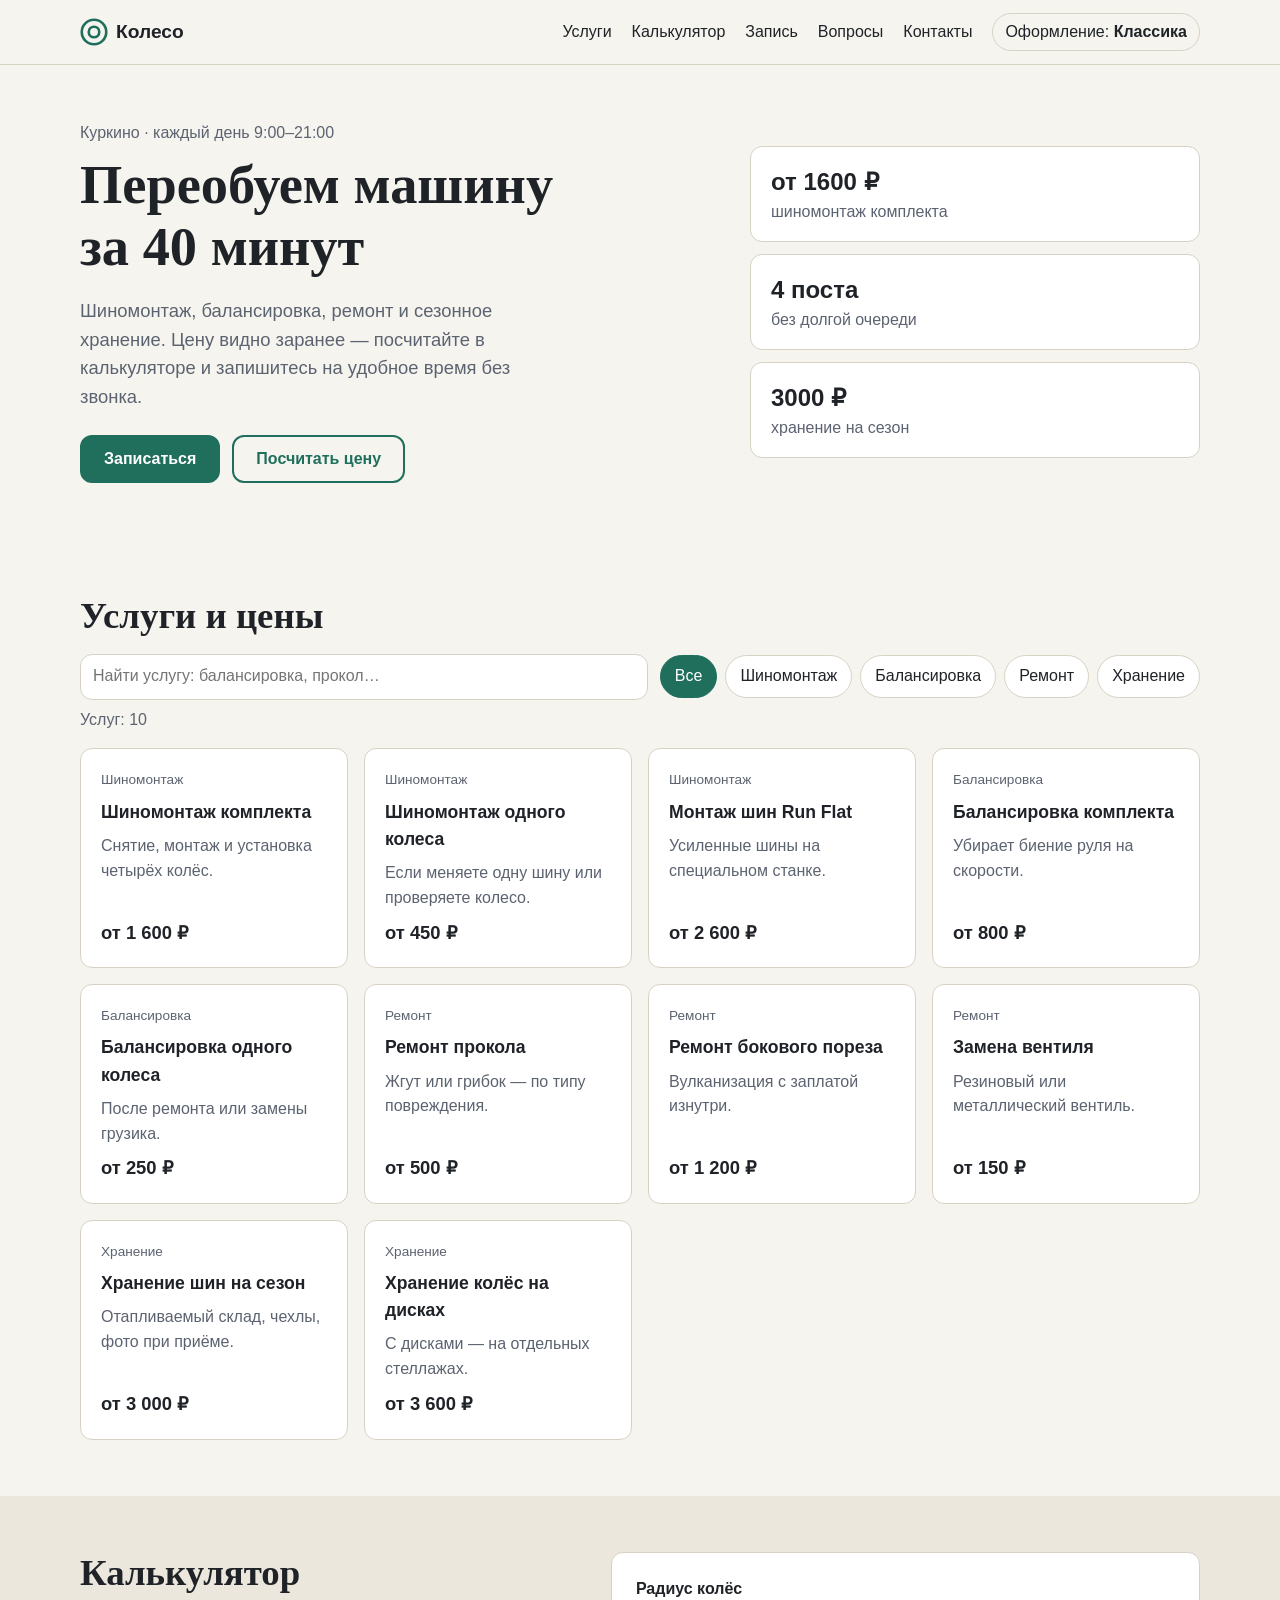
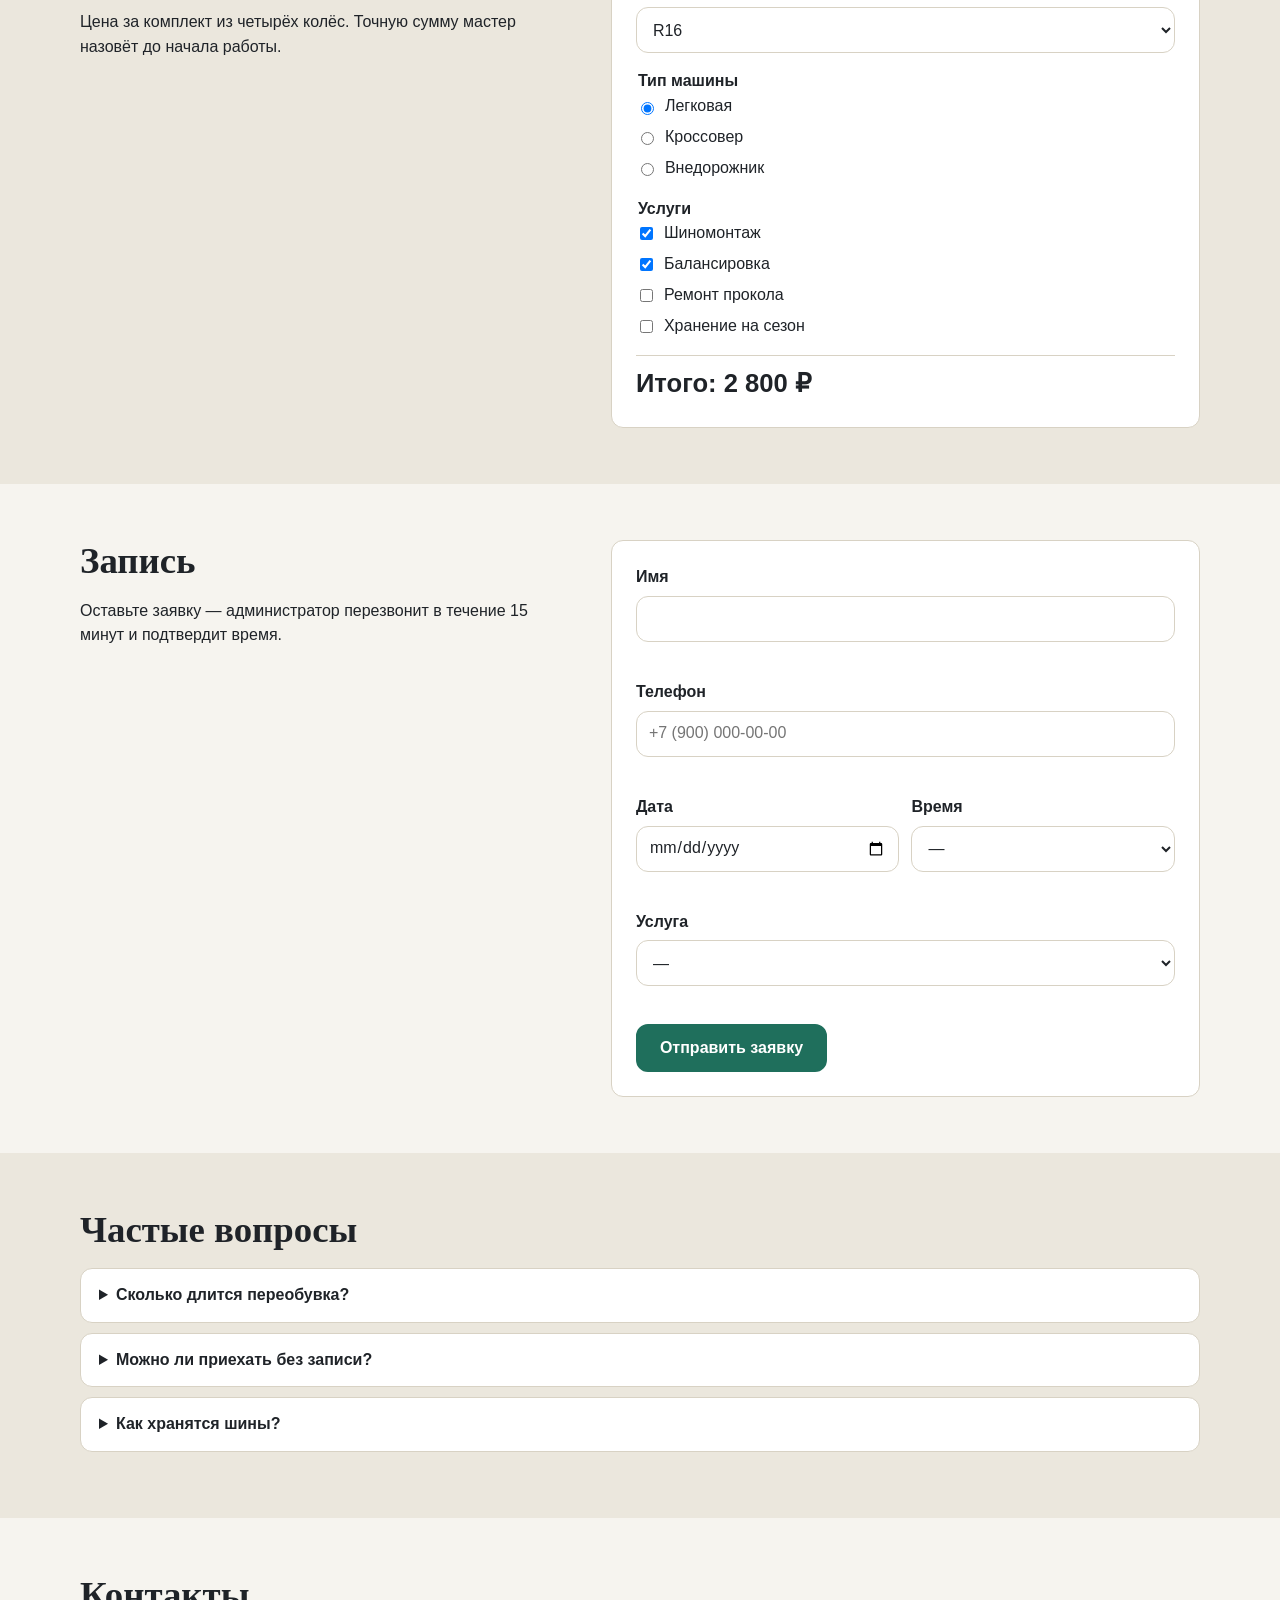
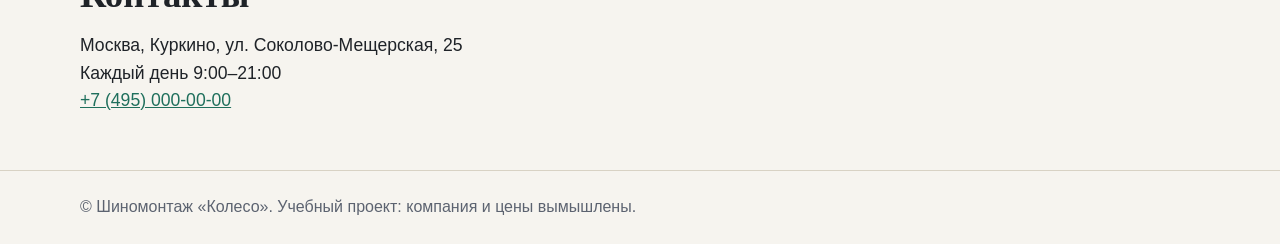
<file: index.html>
<!doctype html>
<html lang="ru" data-theme="classic">
<head>
  <meta charset="utf-8">
  <meta name="viewport" content="width=device-width, initial-scale=1">
  <title>Шиномонтаж «Колесо» — Куркино, каждый день 9:00–21:00</title>
  <meta name="description" content="Шиномонтаж, балансировка, ремонт и хранение шин в Куркино. Цены, калькулятор и онлайн-запись.">
  <link rel="stylesheet" href="css/style.css">
  <script src="js/app.js" defer></script>
</head>
<body>
  <a class="skip" href="#main">К содержанию</a>

  <header class="header">
    <div class="container header__row">
      <a class="logo" href="#top" aria-label="Шиномонтаж «Колесо», на главную">
        <svg class="logo__icon" viewBox="0 0 32 32" aria-hidden="true"><circle cx="16" cy="16" r="14"/><circle cx="16" cy="16" r="6"/></svg>
        <span>Колесо</span>
      </a>
      <button class="burger" type="button" aria-controls="nav" aria-expanded="false" aria-label="Открыть меню">
        <span></span><span></span><span></span>
      </button>
      <nav class="nav" id="nav" aria-label="Разделы сайта">
        <a href="#services">Услуги</a>
        <a href="#calc">Калькулятор</a>
        <a href="#booking">Запись</a>
        <a href="#faq">Вопросы</a>
        <a href="#contacts">Контакты</a>
        <button class="theme-toggle" type="button" data-theme-toggle>Оформление: <b data-theme-name>Классика</b></button>
      </nav>
    </div>
  </header>

  <main id="main">
    <section class="hero" id="top">
      <div class="container hero__row">
        <div class="hero__text">
          <p class="hero__tag">Куркино · каждый день 9:00–21:00</p>
          <h1>Переобуем машину за&nbsp;40&nbsp;минут</h1>
          <p class="hero__lead">Шиномонтаж, балансировка, ремонт и сезонное хранение. Цену видно заранее — посчитайте в калькуляторе и запишитесь на удобное время без звонка.</p>
          <div class="hero__actions">
            <a class="btn btn--primary" href="#booking">Записаться</a>
            <a class="btn btn--ghost" href="#calc">Посчитать цену</a>
          </div>
        </div>
        <ul class="hero__facts">
          <li><b>от 1600 ₽</b><span>шиномонтаж комплекта</span></li>
          <li><b>4 поста</b><span>без долгой очереди</span></li>
          <li><b>3000 ₽</b><span>хранение на сезон</span></li>
        </ul>
      </div>
    </section>

    <section class="section" id="services" aria-labelledby="services-title">
      <div class="container">
        <h2 id="services-title">Услуги и цены</h2>
        <div class="catalog__tools">
          <label class="search">
            <span class="visually-hidden">Поиск услуги</span>
            <input type="search" id="search" placeholder="Найти услугу: балансировка, прокол…" autocomplete="off">
          </label>
          <div class="chips" role="group" aria-label="Раздел каталога" id="chips"></div>
        </div>
        <p class="catalog__count" id="catalog-count" aria-live="polite"></p>
        <ul class="catalog" id="catalog"></ul>
        <p class="catalog__empty" id="catalog-empty" hidden>Ничего не нашлось. Попробуйте другое слово или раздел «Все».</p>
      </div>
    </section>

    <section class="section section--alt" id="calc" aria-labelledby="calc-title">
      <div class="container calc">
        <div>
          <h2 id="calc-title">Калькулятор</h2>
          <p>Цена за комплект из четырёх колёс. Точную сумму мастер назовёт до начала работы.</p>
        </div>
        <form class="calc__form" id="calc-form" novalidate>
          <label class="field">
            <span>Радиус колёс</span>
            <select name="radius" id="calc-radius"></select>
          </label>
          <fieldset class="field">
            <legend>Тип машины</legend>
            <label class="radio"><input type="radio" name="car" value="car" checked> Легковая</label>
            <label class="radio"><input type="radio" name="car" value="crossover"> Кроссовер</label>
            <label class="radio"><input type="radio" name="car" value="suv"> Внедорожник</label>
          </fieldset>
          <fieldset class="field">
            <legend>Услуги</legend>
            <label class="check"><input type="checkbox" name="mount" checked> Шиномонтаж</label>
            <label class="check"><input type="checkbox" name="balance" checked> Балансировка</label>
            <label class="check"><input type="checkbox" name="repair"> Ремонт прокола</label>
            <label class="check"><input type="checkbox" name="storage"> Хранение на сезон</label>
          </fieldset>
          <output class="calc__total" id="calc-total" for="calc-form" aria-live="polite"></output>
        </form>
      </div>
    </section>

    <section class="section" id="booking" aria-labelledby="booking-title">
      <div class="container booking">
        <div>
          <h2 id="booking-title">Запись</h2>
          <p>Оставьте заявку — администратор перезвонит в течение 15 минут и подтвердит время.</p>
        </div>
        <form class="booking__form" id="booking-form" novalidate>
          <label class="field">
            <span>Имя</span>
            <input name="name" autocomplete="name" required>
            <small class="field__error" data-error-for="name"></small>
          </label>
          <label class="field">
            <span>Телефон</span>
            <input name="phone" type="tel" inputmode="tel" autocomplete="tel" placeholder="+7 (900) 000-00-00" required>
            <small class="field__error" data-error-for="phone"></small>
          </label>
          <div class="field-row">
            <label class="field">
              <span>Дата</span>
              <input name="date" type="date" required>
              <small class="field__error" data-error-for="date"></small>
            </label>
            <label class="field">
              <span>Время</span>
              <select name="time" required></select>
              <small class="field__error" data-error-for="time"></small>
            </label>
          </div>
          <label class="field">
            <span>Услуга</span>
            <select name="service" required></select>
            <small class="field__error" data-error-for="service"></small>
          </label>
          <button class="btn btn--primary" type="submit">Отправить заявку</button>
          <p class="booking__done" id="booking-done" role="status" hidden></p>
        </form>
      </div>
    </section>

    <section class="section section--alt" id="faq" aria-labelledby="faq-title">
      <div class="container">
        <h2 id="faq-title">Частые вопросы</h2>
        <details>
          <summary>Сколько длится переобувка?</summary>
          <p>Комплект с балансировкой — около 40 минут. Если колёса на хранении у нас, привезём их к началу записи.</p>
        </details>
        <details>
          <summary>Можно ли приехать без записи?</summary>
          <p>Можно, но в сезон очередь бывает до двух часов. По записи — без ожидания.</p>
        </details>
        <details>
          <summary>Как хранятся шины?</summary>
          <p>В сухом отапливаемом складе, на стеллажах, в чехлах. Комплект маркируем и фотографируем при приёме.</p>
        </details>
      </div>
    </section>

    <section class="section" id="contacts" aria-labelledby="contacts-title">
      <div class="container contacts">
        <h2 id="contacts-title">Контакты</h2>
        <address>
          Москва, Куркино, ул. Соколово-Мещерская, 25<br>
          Каждый день 9:00–21:00<br>
          <a href="tel:+74950000000">+7 (495) 000-00-00</a>
        </address>
      </div>
    </section>
  </main>

  <footer class="footer">
    <div class="container">© Шиномонтаж «Колесо». Учебный проект: компания и цены вымышлены.</div>
  </footer>
</body>
</html>
</file>
<file: css/style.css>
/* Два варианта оформления из брифа: «Классика» и «Контраст» — одни переменные, разные значения. */
:root,
[data-theme="classic"] {
  --bg: #f6f4ef;
  --bg-alt: #ebe7dd;
  --text: #1f2328;
  --muted: #5c6370;
  --accent: #1f6f5c;
  --accent-text: #ffffff;
  --card: #ffffff;
  --line: #d8d2c4;
  --error: #b42318;
  --radius: 12px;
  --font: "Segoe UI", Roboto, "Helvetica Neue", Arial, sans-serif;
  --heading: Georgia, "Times New Roman", serif;
}

[data-theme="bold"] {
  --bg: #111318;
  --bg-alt: #1a1d24;
  --text: #f2f3f5;
  --muted: #a7adb8;
  --accent: #ffcc00;
  --accent-text: #111318;
  --card: #20242c;
  --line: #333844;
  --error: #ff6b5b;
  --radius: 4px;
  --heading: "Segoe UI", Roboto, Arial, sans-serif;
}

*,
*::before,
*::after { box-sizing: border-box; }

html { scroll-behavior: smooth; scroll-padding-top: 72px; }

body {
  margin: 0;
  background: var(--bg);
  color: var(--text);
  font: 16px/1.55 var(--font);
  overflow-x: hidden;
}

h1, h2 { font-family: var(--heading); line-height: 1.15; margin: 0 0 16px; }
h1 { font-size: clamp(2rem, 5vw, 3.4rem); }
h2 { font-size: clamp(1.6rem, 3.4vw, 2.3rem); }
a { color: var(--accent); }

.container { width: min(1120px, 100% - 32px); margin-inline: auto; }
.visually-hidden { position: absolute; width: 1px; height: 1px; overflow: hidden; clip: rect(0 0 0 0); white-space: nowrap; }
.skip { position: absolute; left: 8px; top: -48px; padding: 8px 12px; background: var(--accent); color: var(--accent-text); z-index: 20; }
.skip:focus { top: 8px; }

/* Шапка и меню */
.header { position: sticky; top: 0; z-index: 10; background: var(--bg); border-bottom: 1px solid var(--line); }
.header__row { display: flex; align-items: center; justify-content: space-between; gap: 16px; min-height: 64px; }
.logo { display: flex; align-items: center; gap: 8px; font-weight: 700; font-size: 1.2rem; color: var(--text); text-decoration: none; }
.logo__icon { width: 28px; height: 28px; fill: none; stroke: var(--accent); stroke-width: 3; }
.nav { display: flex; align-items: center; gap: 20px; }
.nav a { color: var(--text); text-decoration: none; }
.nav a:hover { color: var(--accent); }
.theme-toggle { font: inherit; background: none; border: 1px solid var(--line); border-radius: 999px; padding: 6px 12px; color: var(--text); cursor: pointer; }
.burger { display: none; width: 44px; height: 44px; border: 0; background: none; cursor: pointer; padding: 10px; }
.burger span { display: block; height: 2px; margin: 5px 0; background: var(--text); transition: transform .2s; }

@media (max-width: 760px) {
  .burger { display: block; }
  .nav {
    position: absolute; inset: 64px 0 auto; flex-direction: column; align-items: stretch; gap: 0;
    background: var(--bg); border-bottom: 1px solid var(--line); padding: 8px 16px 16px;
    display: none;
  }
  .nav.is-open { display: flex; }
  .nav a { padding: 12px 0; border-bottom: 1px solid var(--line); }
  .theme-toggle { margin-top: 12px; }
}

/* Первый экран */
.hero { padding: 56px 0; }
.hero__row { display: grid; grid-template-columns: 1.4fr 1fr; gap: 40px; align-items: center; }
.hero__tag { color: var(--muted); margin: 0 0 8px; }
.hero__lead { font-size: 1.15rem; color: var(--muted); max-width: 46ch; }
.hero__actions { display: flex; flex-wrap: wrap; gap: 12px; margin-top: 24px; }
.hero__facts { list-style: none; margin: 0; padding: 0; display: grid; gap: 12px; }
.hero__facts li { background: var(--card); border: 1px solid var(--line); border-radius: var(--radius); padding: 16px 20px; display: grid; }
.hero__facts b { font-size: 1.5rem; }
.hero__facts span { color: var(--muted); }

.btn { display: inline-flex; align-items: center; justify-content: center; min-height: 48px; padding: 0 22px; border-radius: var(--radius); font: 600 1rem var(--font); text-decoration: none; cursor: pointer; border: 2px solid var(--accent); }
.btn.btn--primary { background: var(--accent); color: var(--accent-text); }
.btn--ghost { background: transparent; color: var(--accent); }

/* Разделы */
.section { padding: 56px 0; }
.section--alt { background: var(--bg-alt); }

/* Каталог */
.catalog__tools { display: flex; flex-wrap: wrap; gap: 12px; align-items: center; margin-bottom: 8px; }
.search { flex: 1 1 260px; }
.search input { width: 100%; }
.chips { display: flex; flex-wrap: wrap; gap: 8px; }
.chip { font: inherit; padding: 8px 14px; border-radius: 999px; border: 1px solid var(--line); background: var(--card); color: var(--text); cursor: pointer; }
.chip[aria-pressed="true"] { background: var(--accent); color: var(--accent-text); border-color: var(--accent); }
.catalog__count { color: var(--muted); margin: 8px 0 16px; }
.catalog { list-style: none; margin: 0; padding: 0; display: grid; grid-template-columns: repeat(auto-fill, minmax(240px, 1fr)); gap: 16px; }
.card { background: var(--card); border: 1px solid var(--line); border-radius: var(--radius); padding: 20px; display: flex; flex-direction: column; gap: 8px; }
.card__cat { font-size: .85rem; color: var(--muted); }
.card h3 { margin: 0; font-size: 1.1rem; }
.card p { margin: 0; color: var(--muted); flex: 1; }
.card__price { font-weight: 700; font-size: 1.15rem; }
.catalog__empty { padding: 24px; border: 1px dashed var(--line); border-radius: var(--radius); }

/* Формы */
input, select { font: inherit; color: var(--text); background: var(--card); border: 1px solid var(--line); border-radius: var(--radius); min-height: 46px; padding: 0 12px; width: 100%; }
input:focus, select:focus, .chip:focus-visible, .btn:focus-visible, .theme-toggle:focus-visible { outline: 3px solid color-mix(in srgb, var(--accent) 55%, transparent); outline-offset: 2px; }
.field { display: grid; gap: 6px; border: 0; padding: 0; margin: 0 0 16px; min-width: 0; }
.field > span, legend { font-weight: 600; }
.field-row { display: grid; grid-template-columns: 1fr 1fr; gap: 12px; }
.field__error { color: var(--error); min-height: 1.2em; }
.is-invalid { border-color: var(--error); }
.radio, .check { display: flex; align-items: center; gap: 8px; font-weight: 400; }
.radio input, .check input { width: auto; min-height: auto; }

.calc, .booking { display: grid; grid-template-columns: 1fr 1.2fr; gap: 40px; align-items: start; }
.calc__form, .booking__form { background: var(--card); border: 1px solid var(--line); border-radius: var(--radius); padding: 24px; }
.calc__total { display: block; font-size: 1.6rem; font-weight: 700; padding-top: 8px; border-top: 1px solid var(--line); }
.booking__done { margin: 16px 0 0; padding: 12px 16px; border-radius: var(--radius); background: color-mix(in srgb, var(--accent) 15%, var(--card)); }

details { background: var(--card); border: 1px solid var(--line); border-radius: var(--radius); padding: 14px 18px; margin-bottom: 10px; }
summary { cursor: pointer; font-weight: 600; }

.contacts address { font-style: normal; font-size: 1.1rem; }
.footer { padding: 24px 0; color: var(--muted); border-top: 1px solid var(--line); }

@media (max-width: 860px) {
  .hero__row, .calc, .booking { grid-template-columns: 1fr; gap: 24px; }
}
@media (max-width: 420px) {
  .field-row { grid-template-columns: 1fr; }
  .hero { padding: 32px 0; }
}
@media (prefers-reduced-motion: reduce) {
  html { scroll-behavior: auto; }
}
</file>
